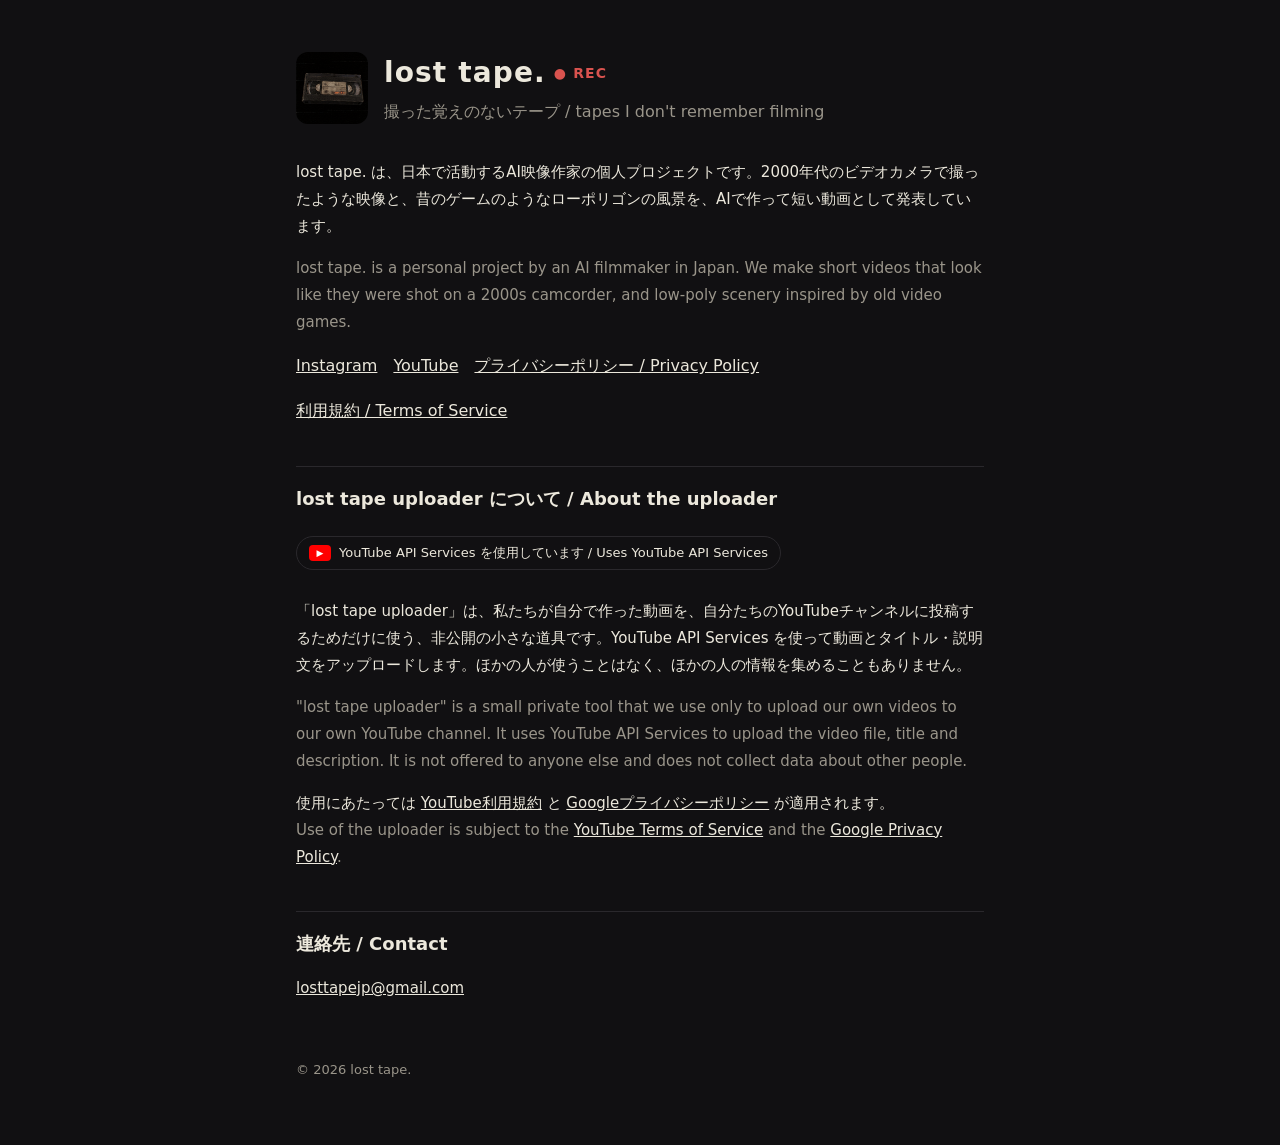
<file: index.html>
<!doctype html>
<html lang="ja">
<head>
<meta charset="utf-8">
<meta name="viewport" content="width=device-width, initial-scale=1">
<title>lost tape.</title>
<meta name="description" content="lost tape. — AI filmmaker from Japan. VHS × low-poly short films.">
<link rel="icon" href="icon.png">
<link rel="stylesheet" href="style.css">
</head>
<body>
<main>
  <header>
    <img src="icon.png" alt="lost tape. icon">
    <div>
      <h1>lost tape.<span class="rec">● REC</span></h1>
      <div class="en">撮った覚えのないテープ / tapes I don't remember filming</div>
    </div>
  </header>

  <p>lost tape. は、日本で活動するAI映像作家の個人プロジェクトです。2000年代のビデオカメラで撮ったような映像と、昔のゲームのようなローポリゴンの風景を、AIで作って短い動画として発表しています。</p>
  <p class="en">lost tape. is a personal project by an AI filmmaker in Japan. We make short videos that look like they were shot on a 2000s camcorder, and low-poly scenery inspired by old video games.</p>

  <nav>
    <a href="https://www.instagram.com/losttape.jp/">Instagram</a>
    <a href="https://www.youtube.com/channel/UC4LD9qL5AegzK8o_tbh52nw">YouTube</a>
    <a href="privacy.html">プライバシーポリシー / Privacy Policy</a>
    <a href="terms.html">利用規約 / Terms of Service</a>
  </nav>

  <h2>lost tape uploader について / About the uploader</h2>
  <p class="yt"><span class="yt-mark">▶</span> YouTube API Services を使用しています / Uses YouTube API Services</p>
  <p>「lost tape uploader」は、私たちが自分で作った動画を、自分たちのYouTubeチャンネルに投稿するためだけに使う、非公開の小さな道具です。YouTube API Services を使って動画とタイトル・説明文をアップロードします。ほかの人が使うことはなく、ほかの人の情報を集めることもありません。</p>
  <p class="en">"lost tape uploader" is a small private tool that we use only to upload our own videos to our own YouTube channel. It uses YouTube API Services to upload the video file, title and description. It is not offered to anyone else and does not collect data about other people.</p>
  <p>使用にあたっては <a href="https://www.youtube.com/t/terms">YouTube利用規約</a> と <a href="https://policies.google.com/privacy">Googleプライバシーポリシー</a> が適用されます。<br><span class="en">Use of the uploader is subject to the <a href="https://www.youtube.com/t/terms">YouTube Terms of Service</a> and the <a href="https://policies.google.com/privacy">Google Privacy Policy</a>.</span></p>

  <h2>連絡先 / Contact</h2>
  <p><a href="mailto:losttapejp@gmail.com">losttapejp@gmail.com</a></p>

  <footer>© 2026 lost tape.</footer>
</main>
</body>
</html>
</file>
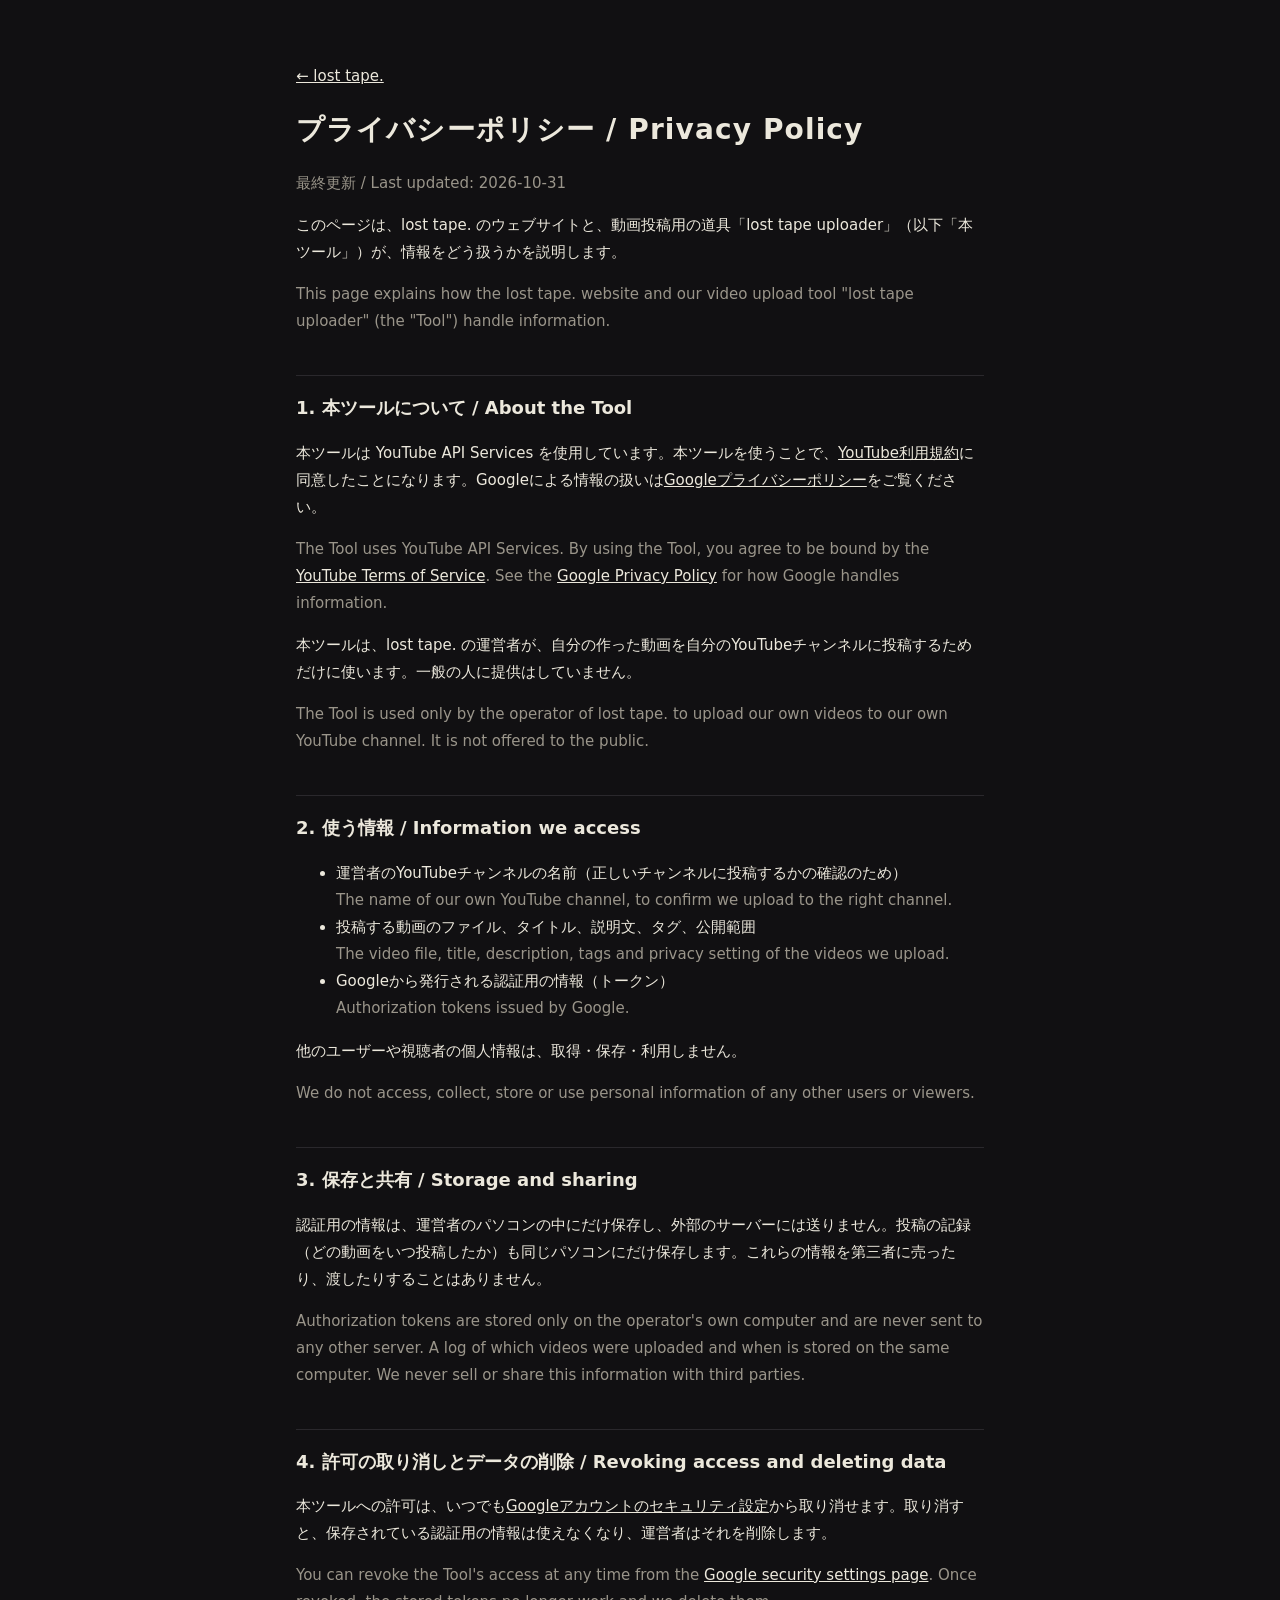
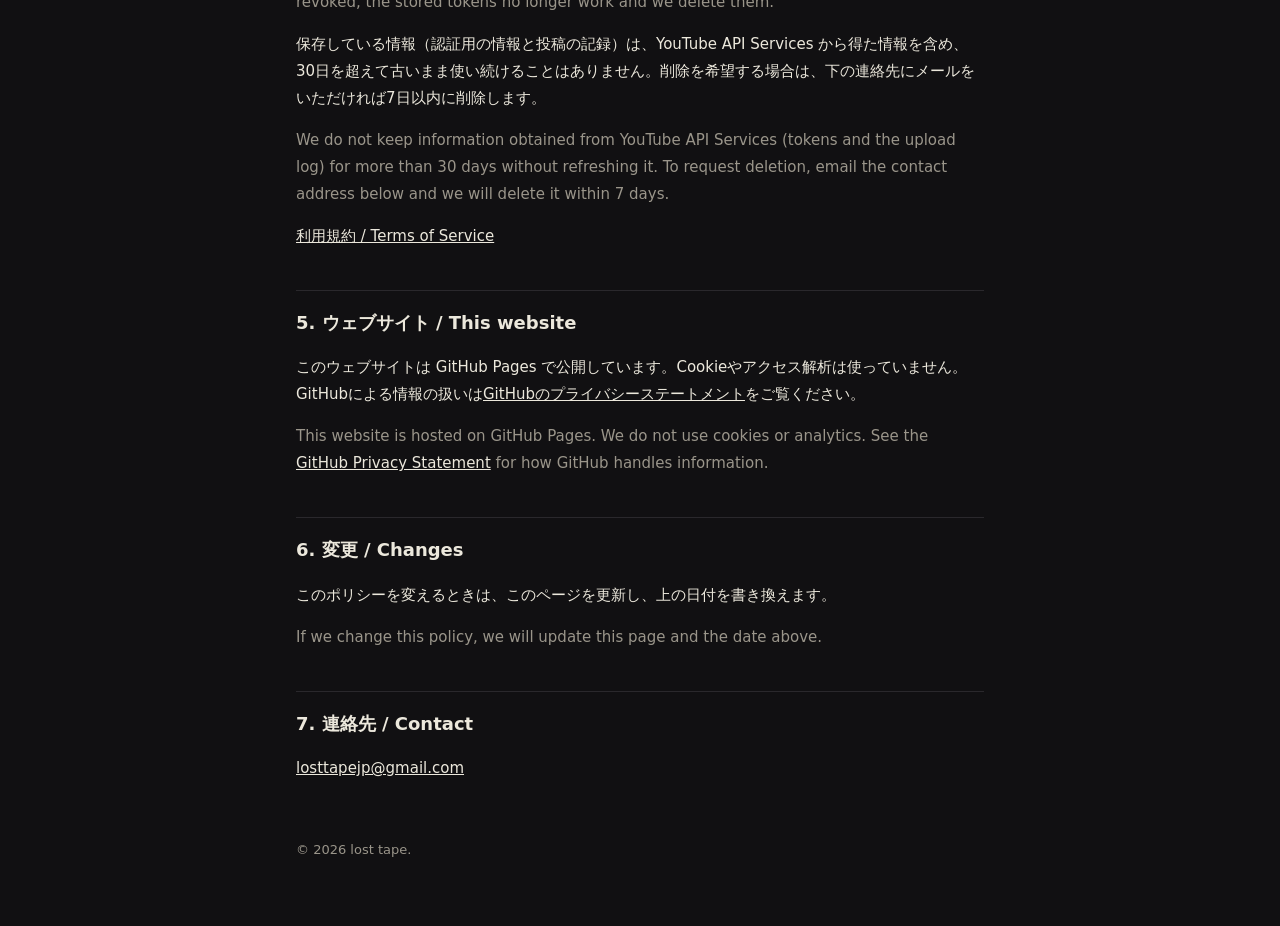
<file: privacy.html>
<!doctype html>
<html lang="ja">
<head>
<meta charset="utf-8">
<meta name="viewport" content="width=device-width, initial-scale=1">
<title>Privacy Policy — lost tape.</title>
<link rel="icon" href="icon.png">
<link rel="stylesheet" href="style.css">
</head>
<body>
<main>
  <p><a href="index.html">← lost tape.</a></p>
  <h1>プライバシーポリシー / Privacy Policy</h1>
  <p class="en">最終更新 / Last updated: 2026-10-31</p>

  <p>このページは、lost tape. のウェブサイトと、動画投稿用の道具「lost tape uploader」（以下「本ツール」）が、情報をどう扱うかを説明します。</p>
  <p class="en">This page explains how the lost tape. website and our video upload tool "lost tape uploader" (the "Tool") handle information.</p>

  <h2>1. 本ツールについて / About the Tool</h2>
  <p>本ツールは YouTube API Services を使用しています。本ツールを使うことで、<a href="https://www.youtube.com/t/terms">YouTube利用規約</a>に同意したことになります。Googleによる情報の扱いは<a href="https://policies.google.com/privacy">Googleプライバシーポリシー</a>をご覧ください。</p>
  <p class="en">The Tool uses YouTube API Services. By using the Tool, you agree to be bound by the <a href="https://www.youtube.com/t/terms">YouTube Terms of Service</a>. See the <a href="https://policies.google.com/privacy">Google Privacy Policy</a> for how Google handles information.</p>
  <p>本ツールは、lost tape. の運営者が、自分の作った動画を自分のYouTubeチャンネルに投稿するためだけに使います。一般の人に提供はしていません。</p>
  <p class="en">The Tool is used only by the operator of lost tape. to upload our own videos to our own YouTube channel. It is not offered to the public.</p>

  <h2>2. 使う情報 / Information we access</h2>
  <ul>
    <li>運営者のYouTubeチャンネルの名前（正しいチャンネルに投稿するかの確認のため）<br><span class="en">The name of our own YouTube channel, to confirm we upload to the right channel.</span></li>
    <li>投稿する動画のファイル、タイトル、説明文、タグ、公開範囲<br><span class="en">The video file, title, description, tags and privacy setting of the videos we upload.</span></li>
    <li>Googleから発行される認証用の情報（トークン）<br><span class="en">Authorization tokens issued by Google.</span></li>
  </ul>
  <p>他のユーザーや視聴者の個人情報は、取得・保存・利用しません。</p>
  <p class="en">We do not access, collect, store or use personal information of any other users or viewers.</p>

  <h2>3. 保存と共有 / Storage and sharing</h2>
  <p>認証用の情報は、運営者のパソコンの中にだけ保存し、外部のサーバーには送りません。投稿の記録（どの動画をいつ投稿したか）も同じパソコンにだけ保存します。これらの情報を第三者に売ったり、渡したりすることはありません。</p>
  <p class="en">Authorization tokens are stored only on the operator's own computer and are never sent to any other server. A log of which videos were uploaded and when is stored on the same computer. We never sell or share this information with third parties.</p>

  <h2>4. 許可の取り消しとデータの削除 / Revoking access and deleting data</h2>
  <p>本ツールへの許可は、いつでも<a href="https://security.google.com/settings/security/permissions">Googleアカウントのセキュリティ設定</a>から取り消せます。取り消すと、保存されている認証用の情報は使えなくなり、運営者はそれを削除します。</p>
  <p class="en">You can revoke the Tool's access at any time from the <a href="https://security.google.com/settings/security/permissions">Google security settings page</a>. Once revoked, the stored tokens no longer work and we delete them.</p>
  <p>保存している情報（認証用の情報と投稿の記録）は、YouTube API Services から得た情報を含め、30日を超えて古いまま使い続けることはありません。削除を希望する場合は、下の連絡先にメールをいただければ7日以内に削除します。</p>
  <p class="en">We do not keep information obtained from YouTube API Services (tokens and the upload log) for more than 30 days without refreshing it. To request deletion, email the contact address below and we will delete it within 7 days.</p>

  <p><a href="terms.html">利用規約 / Terms of Service</a></p>

  <h2>5. ウェブサイト / This website</h2>
  <p>このウェブサイトは GitHub Pages で公開しています。Cookieやアクセス解析は使っていません。GitHubによる情報の扱いは<a href="https://docs.github.com/site-policy/privacy-policies/github-general-privacy-statement">GitHubのプライバシーステートメント</a>をご覧ください。</p>
  <p class="en">This website is hosted on GitHub Pages. We do not use cookies or analytics. See the <a href="https://docs.github.com/site-policy/privacy-policies/github-general-privacy-statement">GitHub Privacy Statement</a> for how GitHub handles information.</p>

  <h2>6. 変更 / Changes</h2>
  <p>このポリシーを変えるときは、このページを更新し、上の日付を書き換えます。</p>
  <p class="en">If we change this policy, we will update this page and the date above.</p>

  <h2>7. 連絡先 / Contact</h2>
  <p><a href="mailto:losttapejp@gmail.com">losttapejp@gmail.com</a></p>

  <footer>© 2026 lost tape.</footer>
</main>
</body>
</html>
</file>
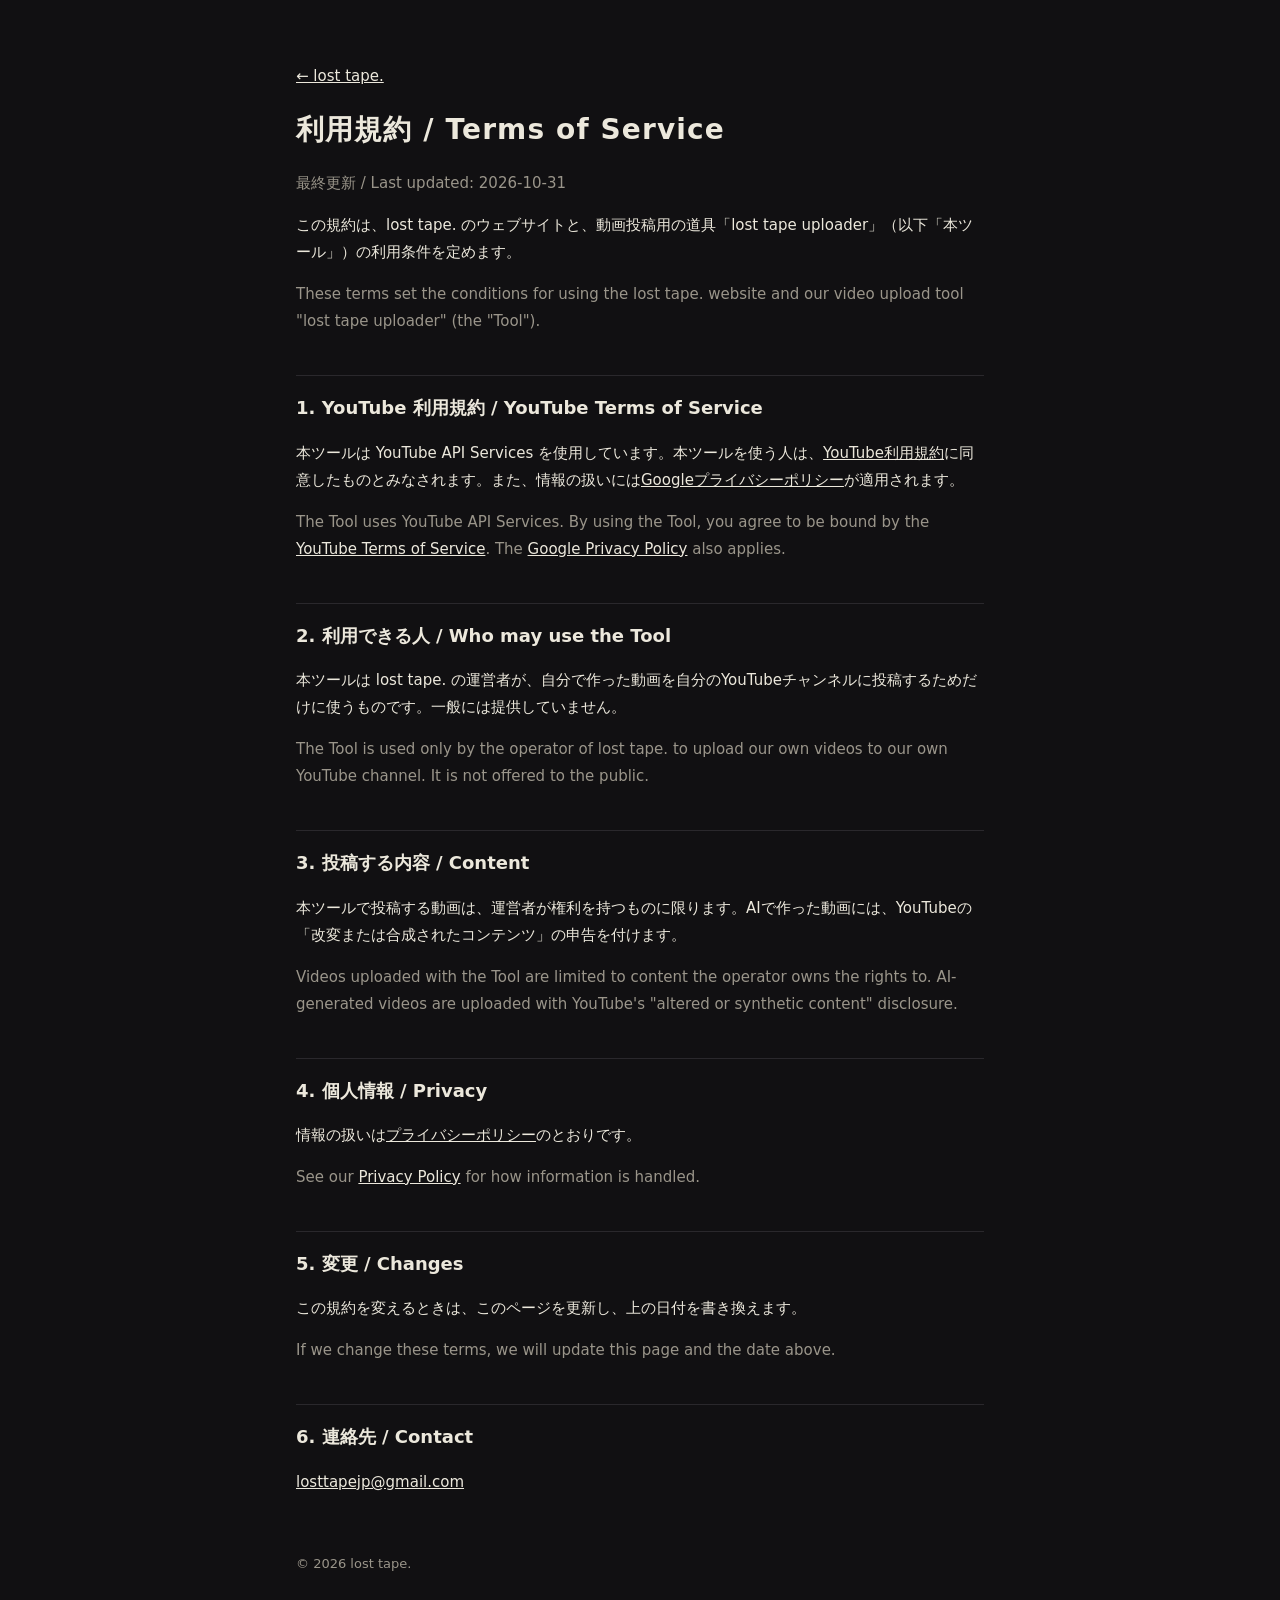
<file: terms.html>
<!doctype html>
<html lang="ja">
<head>
<meta charset="utf-8">
<meta name="viewport" content="width=device-width, initial-scale=1">
<title>Terms of Service — lost tape.</title>
<link rel="icon" href="icon.png">
<link rel="stylesheet" href="style.css">
</head>
<body>
<main>
  <p><a href="index.html">← lost tape.</a></p>
  <h1>利用規約 / Terms of Service</h1>
  <p class="en">最終更新 / Last updated: 2026-10-31</p>

  <p>この規約は、lost tape. のウェブサイトと、動画投稿用の道具「lost tape uploader」（以下「本ツール」）の利用条件を定めます。</p>
  <p class="en">These terms set the conditions for using the lost tape. website and our video upload tool "lost tape uploader" (the "Tool").</p>

  <h2>1. YouTube 利用規約 / YouTube Terms of Service</h2>
  <p>本ツールは YouTube API Services を使用しています。本ツールを使う人は、<a href="https://www.youtube.com/t/terms">YouTube利用規約</a>に同意したものとみなされます。また、情報の扱いには<a href="https://policies.google.com/privacy">Googleプライバシーポリシー</a>が適用されます。</p>
  <p class="en">The Tool uses YouTube API Services. By using the Tool, you agree to be bound by the <a href="https://www.youtube.com/t/terms">YouTube Terms of Service</a>. The <a href="https://policies.google.com/privacy">Google Privacy Policy</a> also applies.</p>

  <h2>2. 利用できる人 / Who may use the Tool</h2>
  <p>本ツールは lost tape. の運営者が、自分で作った動画を自分のYouTubeチャンネルに投稿するためだけに使うものです。一般には提供していません。</p>
  <p class="en">The Tool is used only by the operator of lost tape. to upload our own videos to our own YouTube channel. It is not offered to the public.</p>

  <h2>3. 投稿する内容 / Content</h2>
  <p>本ツールで投稿する動画は、運営者が権利を持つものに限ります。AIで作った動画には、YouTubeの「改変または合成されたコンテンツ」の申告を付けます。</p>
  <p class="en">Videos uploaded with the Tool are limited to content the operator owns the rights to. AI-generated videos are uploaded with YouTube's "altered or synthetic content" disclosure.</p>

  <h2>4. 個人情報 / Privacy</h2>
  <p>情報の扱いは<a href="privacy.html">プライバシーポリシー</a>のとおりです。</p>
  <p class="en">See our <a href="privacy.html">Privacy Policy</a> for how information is handled.</p>

  <h2>5. 変更 / Changes</h2>
  <p>この規約を変えるときは、このページを更新し、上の日付を書き換えます。</p>
  <p class="en">If we change these terms, we will update this page and the date above.</p>

  <h2>6. 連絡先 / Contact</h2>
  <p><a href="mailto:losttapejp@gmail.com">losttapejp@gmail.com</a></p>

  <footer>© 2026 lost tape.</footer>
</main>
</body>
</html>
</file>
<file: style.css>
:root {
  --bg: #111012;
  --fg: #ece8dc;
  --dim: #9a958a;
  --accent: #d9534f;
  --line: #2a282c;
}
* { box-sizing: border-box; }
body {
  margin: 0;
  background: var(--bg);
  color: var(--fg);
  font-family: "Noto Sans JP", "Hiragino Sans", "Yu Gothic", system-ui, sans-serif;
  line-height: 1.8;
}
main { max-width: 720px; margin: 0 auto; padding: 48px 16px 64px; }
header { display: flex; align-items: center; gap: 16px; margin-bottom: 32px; }
header img { width: 72px; height: 72px; border-radius: 12px; }
h1 { font-size: 28px; margin: 0; letter-spacing: 0.04em; }
h1 .rec { color: var(--accent); font-size: 14px; vertical-align: middle; margin-left: 8px; }
h2 { font-size: 18px; margin: 40px 0 8px; padding-top: 16px; border-top: 1px solid var(--line); }
p, li { font-size: 15px; }
.en { color: var(--dim); }
a { color: var(--fg); }
nav { display: flex; gap: 16px; flex-wrap: wrap; margin: 16px 0; }
footer { margin-top: 56px; color: var(--dim); font-size: 13px; }
.yt { display: inline-flex; align-items: center; gap: 8px; padding: 4px 12px; border: 1px solid var(--line); border-radius: 999px; font-size: 13px; }
.yt-mark { display: inline-grid; place-items: center; width: 22px; height: 16px; border-radius: 4px; background: #ff0000; color: #fff; font-size: 9px; }
</file>
